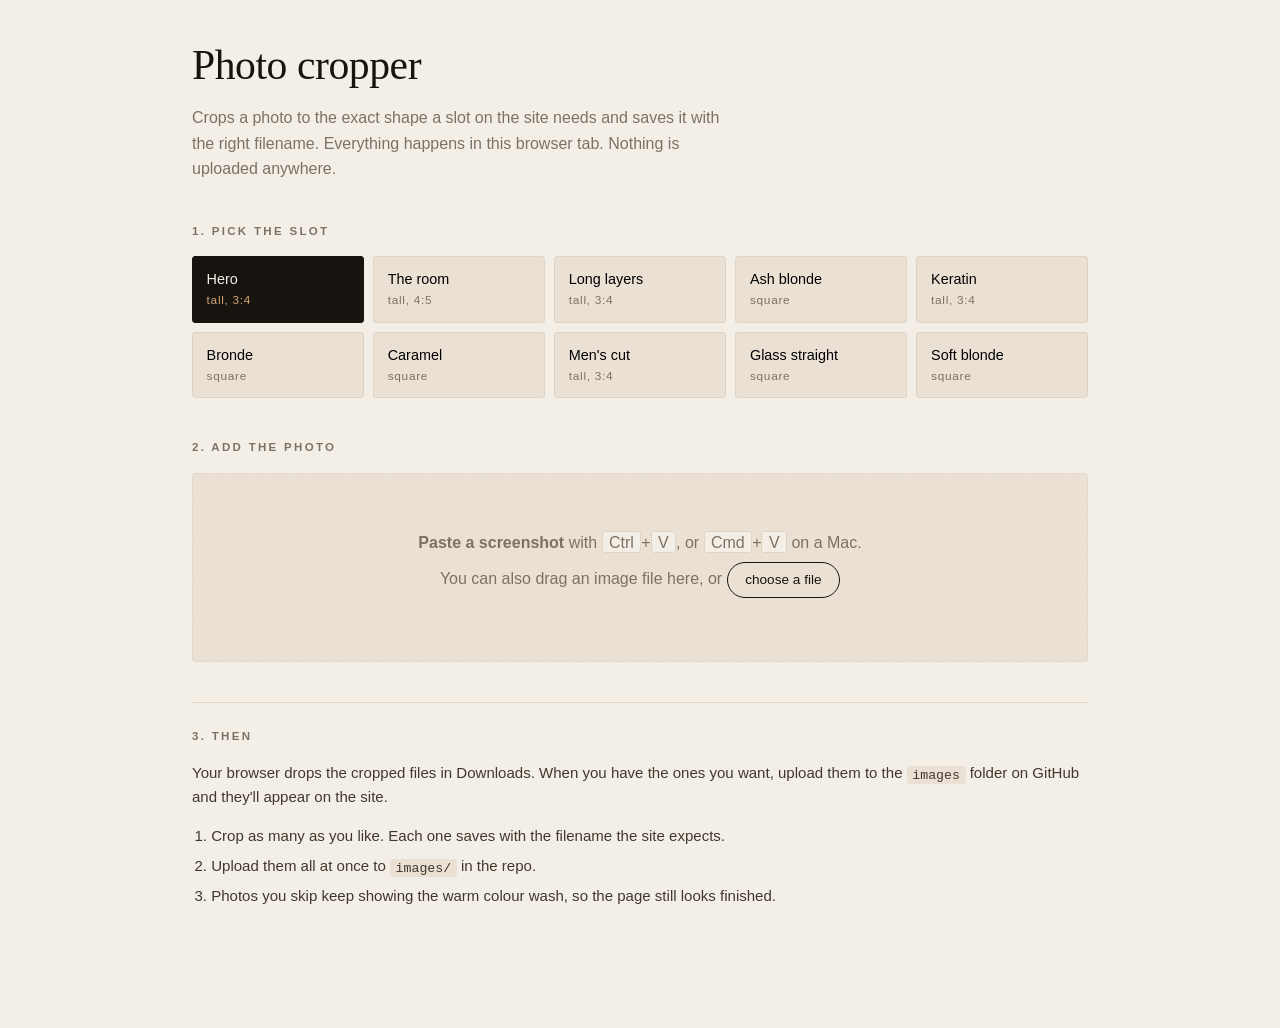
<file: tools/crop.html>
<!doctype html>
<html lang="en">
<head>
<meta charset="utf-8">
<meta name="viewport" content="width=device-width, initial-scale=1">
<title>Photo cropper</title>
<style>
  :root{
    --bone:#f4efe6; --bone-2:#eae1d4; --ink:#171410; --ink-2:#40382e;
    --muted:#7c7264; --line:#ded4c3; --clay:#96602f; --clay-soft:#cfa372;
    --sans:"Karla","Helvetica Neue",Helvetica,Arial,sans-serif;
    --serif:"Instrument Serif","Hoefler Text",Georgia,serif;
  }
  *,*::before,*::after{ box-sizing:border-box }
  body{
    margin:0; background:var(--bone); color:var(--ink);
    font-family:var(--sans); line-height:1.6;
    padding:2rem 1.25rem 5rem;
  }
  .wrap{ max-width:56rem; margin:0 auto }
  h1{ font-family:var(--serif); font-weight:400; font-size:2.6rem; margin:0 0 .4rem; letter-spacing:-.01em }
  .sub{ color:var(--muted); margin:0 0 2.5rem; max-width:60ch }
  h2{
    font-size:.72rem; letter-spacing:.2em; text-transform:uppercase;
    color:var(--muted); font-weight:600; margin:0 0 1rem;
  }
  section{ margin-bottom:2.5rem }

  /* slot picker */
  .slots{ display:grid; grid-template-columns:repeat(auto-fill,minmax(9.5rem,1fr)); gap:.6rem }
  .slot{
    text-align:left; cursor:pointer; font:inherit;
    background:var(--bone-2); border:1px solid var(--line); border-radius:3px;
    padding:.7rem .85rem; transition:border-color .2s, background .2s;
  }
  .slot:hover{ border-color:var(--clay-soft) }
  .slot[aria-pressed="true"]{ background:var(--ink); border-color:var(--ink); color:var(--bone) }
  .slot b{ display:block; font-weight:500; font-size:.9rem }
  .slot small{ display:block; color:var(--muted); font-size:.74rem; letter-spacing:.06em }
  .slot[aria-pressed="true"] small{ color:var(--clay-soft) }
  .slot.done::after{ content:" ✓ saved"; font-size:.7rem; color:var(--clay); letter-spacing:.08em }
  .slot[aria-pressed="true"].done::after{ color:var(--clay-soft) }

  /* drop zone */
  .drop{
    border:1px dashed var(--line); border-radius:4px; background:var(--bone-2);
    padding:3.5rem 1.5rem; text-align:center; color:var(--muted);
    transition:border-color .2s, background .2s;
  }
  .drop.over{ border-color:var(--clay); background:#efe6d8 }
  .drop p{ margin:0 0 .4rem }
  .drop kbd{
    font:inherit; background:var(--bone); border:1px solid var(--line);
    border-radius:3px; padding:.1rem .4rem;
  }

  /* crop stage */
  .stage{ position:relative; display:inline-block; max-width:100%; line-height:0; touch-action:none; overflow:hidden }
  .stage img{ max-width:100%; max-height:65vh; display:block; user-select:none; -webkit-user-drag:none }
  .box{
    position:absolute; cursor:move;
    box-shadow:0 0 0 9999px rgba(23,20,16,.62);
    outline:1.5px solid var(--bone);
  }
  .box::before{
    content:""; position:absolute; inset:0; pointer-events:none;
    background:
      linear-gradient(to right, transparent 33.33%, rgba(244,239,230,.35) 33.33%, rgba(244,239,230,.35) 33.5%, transparent 33.5%,
                      transparent 66.66%, rgba(244,239,230,.35) 66.66%, rgba(244,239,230,.35) 66.83%, transparent 66.83%),
      linear-gradient(to bottom, transparent 33.33%, rgba(244,239,230,.35) 33.33%, rgba(244,239,230,.35) 33.5%, transparent 33.5%,
                      transparent 66.66%, rgba(244,239,230,.35) 66.66%, rgba(244,239,230,.35) 66.83%, transparent 66.83%);
  }
  .handle{
    position:absolute; right:4px; bottom:4px; width:20px; height:20px;
    background:var(--bone); border:1.5px solid var(--ink); border-radius:50%;
    cursor:nwse-resize;
  }

  .row{ display:flex; gap:1rem; align-items:center; flex-wrap:wrap; margin-top:1.5rem }
  button.act{
    font:inherit; cursor:pointer; border-radius:100px; padding:.8rem 1.7rem;
    background:var(--ink); color:var(--bone); border:1px solid var(--ink);
    transition:background .25s, color .25s;
  }
  button.act:hover{ background:transparent; color:var(--ink) }
  button.ghost{ background:transparent; color:var(--ink) }
  button.ghost:hover{ background:var(--ink); color:var(--bone) }
  .hint{ color:var(--muted); font-size:.88rem }
  [hidden]{ display:none !important }

  .steps{ border-top:1px solid var(--line); padding-top:1.5rem; color:var(--ink-2); font-size:.94rem }
  .steps ol{ margin:.5rem 0 0; padding-left:1.2rem }
  .steps li{ margin-bottom:.35rem }
  code{ background:var(--bone-2); padding:.1rem .35rem; border-radius:3px; font-size:.88em }
</style>
</head>
<body>
<div class="wrap">

  <h1>Photo cropper</h1>
  <p class="sub">Crops a photo to the exact shape a slot on the site needs and saves it with the right filename. Everything happens in this browser tab. Nothing is uploaded anywhere.</p>

  <section>
    <h2>1. Pick the slot</h2>
    <div class="slots" id="slots"></div>
  </section>

  <section>
    <h2>2. Add the photo</h2>
    <div class="drop" id="drop">
      <p><strong>Paste a screenshot</strong> with <kbd>Ctrl</kbd>+<kbd>V</kbd>, or <kbd>Cmd</kbd>+<kbd>V</kbd> on a Mac.</p>
      <p>You can also drag an image file here, or <button class="act ghost" id="pick" style="padding:.4rem 1.1rem;font-size:.85rem">choose a file</button></p>
      <input type="file" id="file" accept="image/*" hidden>
    </div>

    <div id="editor" hidden>
      <div class="stage" id="stage">
        <img id="img" alt="">
        <div class="box" id="box"><span class="handle" id="handle"></span></div>
      </div>
      <div class="row">
        <button class="act" id="save">Save as <span id="saveName"></span></button>
        <button class="act ghost" id="reset">Recentre</button>
        <button class="act ghost" id="clear">Different photo</button>
        <span class="hint">Drag the box to move it. Drag the circle to resize.</span>
      </div>
      <div class="row" id="warn" hidden style="color:var(--clay);font-size:.9rem;margin-top:.4rem">
      </div>
    </div>
  </section>

  <section class="steps">
    <h2>3. Then</h2>
    <p>Your browser drops the cropped files in Downloads. When you have the ones you want, upload them to the <code>images</code> folder on GitHub and they'll appear on the site.</p>
    <ol>
      <li>Crop as many as you like. Each one saves with the filename the site expects.</li>
      <li>Upload them all at once to <code>images/</code> in the repo.</li>
      <li>Photos you skip keep showing the warm colour wash, so the page still looks finished.</li>
    </ol>
  </section>

</div>

<script>
(function(){
  'use strict';

  var SLOTS = [
    { file:'hero.jpg',    label:'Hero',            ratio:3/4, note:'tall, 3:4' },
    { file:'studio.jpg',  label:'The room',        ratio:4/5, note:'tall, 4:5' },
    { file:'work-01.jpg', label:'Long layers',     ratio:3/4, note:'tall, 3:4' },
    { file:'work-02.jpg', label:'Ash blonde',      ratio:1,   note:'square' },
    { file:'work-03.jpg', label:'Keratin',         ratio:3/4, note:'tall, 3:4' },
    { file:'work-04.jpg', label:'Bronde',          ratio:1,   note:'square' },
    { file:'work-05.jpg', label:'Caramel',         ratio:1,   note:'square' },
    { file:'work-06.jpg', label:"Men's cut",       ratio:3/4, note:'tall, 3:4' },
    { file:'work-07.jpg', label:'Glass straight',  ratio:1,   note:'square' },
    { file:'work-08.jpg', label:'Soft blonde',     ratio:1,   note:'square' }
  ];
  var LONG_EDGE = 1600;

  var slotsEl = document.getElementById('slots');
  var drop    = document.getElementById('drop');
  var fileIn  = document.getElementById('file');
  var editor  = document.getElementById('editor');
  var stage   = document.getElementById('stage');
  var img     = document.getElementById('img');
  var box     = document.getElementById('box');
  var handle  = document.getElementById('handle');
  var saveName= document.getElementById('saveName');

  var current = 0;
  var crop = { x:0, y:0, w:0 };   // display px; height derives from the ratio

  /* ── slot buttons ─────────────────────────────────────── */
  var buttons = SLOTS.map(function(s, i){
    var b = document.createElement('button');
    b.className = 'slot';
    b.type = 'button';
    b.setAttribute('aria-pressed', i === 0 ? 'true' : 'false');
    b.innerHTML = '<b></b><small></small>';
    b.querySelector('b').textContent = s.label;
    b.querySelector('small').textContent = s.note;
    b.addEventListener('click', function(){ select(i); });
    slotsEl.appendChild(b);
    return b;
  });

  function select(i){
    current = i;
    buttons.forEach(function(b, j){ b.setAttribute('aria-pressed', String(i === j)); });
    saveName.textContent = SLOTS[i].file;
    if (img.naturalWidth) fitCrop();
  }

  /* ── loading an image ─────────────────────────────────── */
  function load(blob){
    if (!blob || !/^image\//.test(blob.type)) return;
    var url = URL.createObjectURL(blob);
    img.onload = function(){
      URL.revokeObjectURL(url);
      drop.hidden = true;
      editor.hidden = false;
      fitCrop();
    };
    img.src = url;
  }

  fileIn.addEventListener('change', function(){ load(fileIn.files[0]); });
  document.getElementById('pick').addEventListener('click', function(){ fileIn.click(); });

  ['dragenter','dragover'].forEach(function(t){
    drop.addEventListener(t, function(e){ e.preventDefault(); drop.classList.add('over'); });
  });
  ['dragleave','drop'].forEach(function(t){
    drop.addEventListener(t, function(e){ e.preventDefault(); drop.classList.remove('over'); });
  });
  drop.addEventListener('drop', function(e){
    if (e.dataTransfer.files.length) load(e.dataTransfer.files[0]);
  });

  document.addEventListener('paste', function(e){
    var items = (e.clipboardData || {}).items || [];
    for (var i = 0; i < items.length; i++){
      if (items[i].type.indexOf('image') === 0){ load(items[i].getAsFile()); return; }
    }
  });

  /* ── the crop box ─────────────────────────────────────── */
  function ratio(){ return SLOTS[current].ratio; }
  function boxH(w){ return w / ratio(); }

  function fitCrop(){
    var W = img.clientWidth, H = img.clientHeight;
    var w = Math.min(W, H * ratio());
    crop.w = w;
    crop.x = (W - w) / 2;
    crop.y = (H - boxH(w)) / 2;
    draw();
  }

  function clamp(){
    var W = img.clientWidth, H = img.clientHeight;
    crop.w = Math.max(40, Math.min(crop.w, W, H * ratio()));
    crop.x = Math.max(0, Math.min(crop.x, W - crop.w));
    crop.y = Math.max(0, Math.min(crop.y, H - boxH(crop.w)));
  }

  function draw(){
    clamp();
    box.style.left   = crop.x + 'px';
    box.style.top    = crop.y + 'px';
    box.style.width  = crop.w + 'px';
    box.style.height = boxH(crop.w) + 'px';
  }

  window.addEventListener('resize', function(){ if (img.naturalWidth) fitCrop(); });

  var drag = null;
  function start(e, mode){
    e.preventDefault();
    drag = { mode:mode, px:e.clientX, py:e.clientY, x:crop.x, y:crop.y, w:crop.w };
    (e.target.setPointerCapture ? e.target : stage).setPointerCapture(e.pointerId);
  }
  box.addEventListener('pointerdown', function(e){ if (e.target !== handle) start(e, 'move'); });
  handle.addEventListener('pointerdown', function(e){ e.stopPropagation(); start(e, 'size'); });

  document.addEventListener('pointermove', function(e){
    if (!drag) return;
    var dx = e.clientX - drag.px, dy = e.clientY - drag.py;
    if (drag.mode === 'move'){
      crop.x = drag.x + dx;
      crop.y = drag.y + dy;
    } else {
      crop.w = drag.w + Math.max(dx, dy * ratio());
    }
    draw();
  });
  document.addEventListener('pointerup', function(){ drag = null; });

  /* ── export ───────────────────────────────────────────── */
  document.getElementById('save').addEventListener('click', function(){
    var scale = img.naturalWidth / img.clientWidth;
    var sw = Math.round(crop.w * scale);
    var sh = Math.round(boxH(crop.w) * scale);
    var sx = Math.round(crop.x * scale);
    var sy = Math.round(crop.y * scale);

    var out = sw >= sh
      ? { w: Math.min(LONG_EDGE, sw), h: Math.round(Math.min(LONG_EDGE, sw) / (sw / sh)) }
      : { h: Math.min(LONG_EDGE, sh), w: Math.round(Math.min(LONG_EDGE, sh) * (sw / sh)) };

    var c = document.createElement('canvas');
    c.width = out.w; c.height = out.h;
    var ctx = c.getContext('2d');
    ctx.imageSmoothingQuality = 'high';
    ctx.drawImage(img, sx, sy, sw, sh, 0, 0, out.w, out.h);

    var name = SLOTS[current].file;
    c.toBlob(function(blob){
      var a = document.createElement('a');
      a.href = URL.createObjectURL(blob);
      a.download = name;
      document.body.appendChild(a);
      a.click();
      document.body.removeChild(a);
      setTimeout(function(){ URL.revokeObjectURL(a.href); }, 1000);
    }, 'image/jpeg', 0.9);

    buttons[current].classList.add('done');

    var warn = document.getElementById('warn');
    warn.hidden = out.w >= 800;
    warn.textContent = out.w < 800
      ? 'Saved, but that came out ' + out.w + 'px wide, which will look soft. Try to start from a bigger photo.'
      : '';
  });

  document.getElementById('reset').addEventListener('click', fitCrop);
  document.getElementById('clear').addEventListener('click', function(){
    editor.hidden = true;
    drop.hidden = false;
    img.removeAttribute('src');
    fileIn.value = '';
  });

  select(0);
})();
</script>
</body>
</html>
</file>
